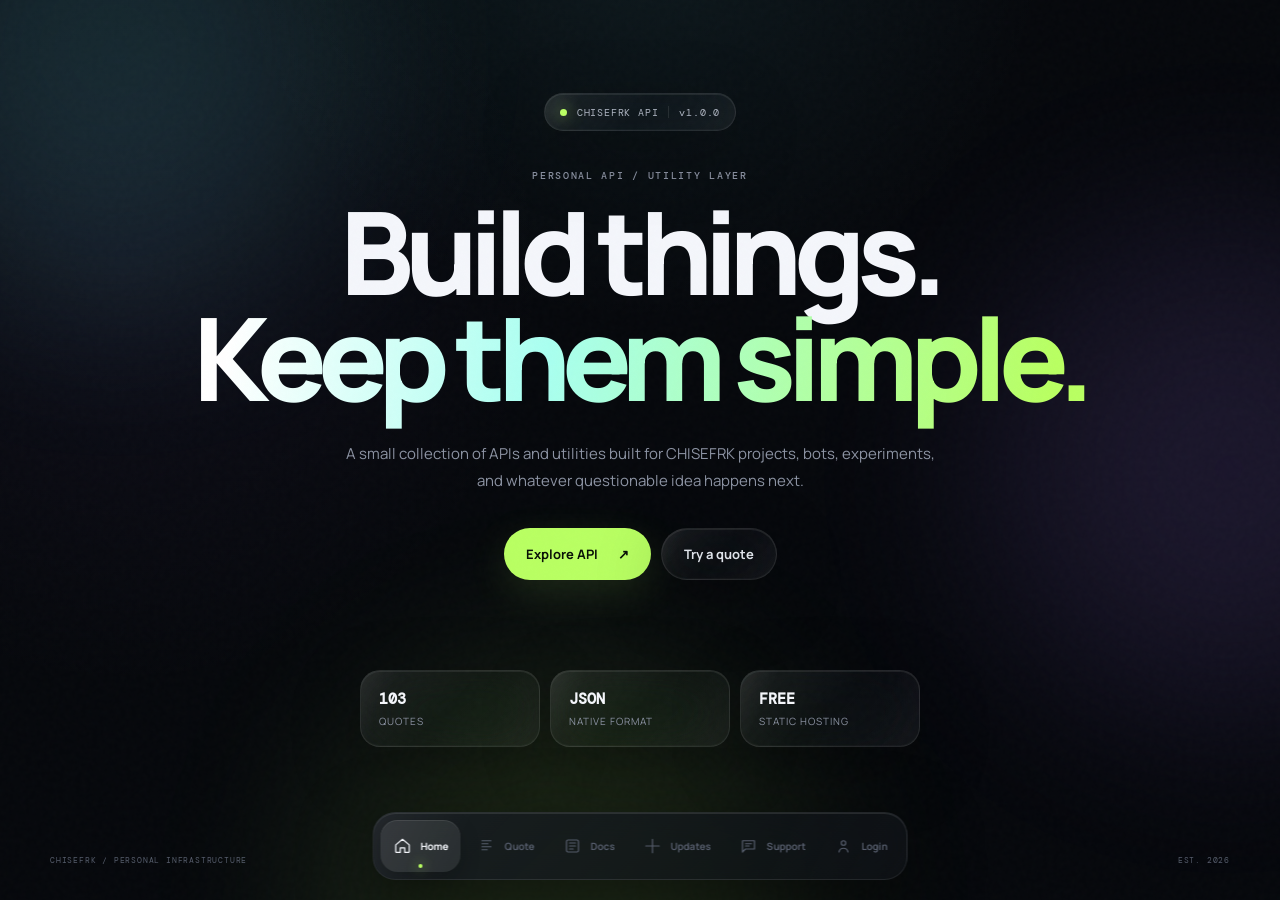
<file: index.html>
<!DOCTYPE html>
<html lang="id">
<head>
  <meta charset="UTF-8">
  <meta name="viewport" content="width=device-width,initial-scale=1">
  <meta name="theme-color" content="#06080c">
  <meta name="description" content="CHISEFRK API — personal API and utility collection.">
  <title>CHISEFRK API</title>
  <link rel="stylesheet" href="./assets/css/style.css">
</head>
<body>
  <div class="noise"></div>
  <div class="aurora aurora-one"></div>
  <div class="aurora aurora-two"></div>
  <div class="aurora aurora-three"></div>
  <div class="cursor-glow"></div>

  <main>
    <section class="page hero-page">
      <div class="hero-wrap reveal">
        <div class="status-pill glass">
          <span class="status-dot"></span>
          <span>CHISEFRK API</span>
          <span class="status-separator"></span>
          <span>v1.0.0</span>
        </div>

        <div class="hero-title">
          <span class="eyebrow">PERSONAL API / UTILITY LAYER</span>
          <h1>Build things.<br><span class="gradient-text">Keep them simple.</span></h1>
          <p>
            A small collection of APIs and utilities built for CHISEFRK
            projects, bots, experiments, and whatever questionable idea happens next.
          </p>
        </div>

        <div class="hero-actions">
          <a href="./docs.html" class="primary-button">
            <span>Explore API</span><span>↗</span>
          </a>
          <a href="./quote.html" class="secondary-button glass">
            Try a quote
          </a>
        </div>

        <div class="hero-stats">
          <div class="stat glass"><strong>103</strong><span>Quotes</span></div>
          <div class="stat glass"><strong>JSON</strong><span>Native format</span></div>
          <div class="stat glass"><strong>FREE</strong><span>Static hosting</span></div>
        </div>
      </div>

      <div class="home-bottom">
        <span>CHISEFRK / PERSONAL INFRASTRUCTURE</span>
        <span>EST. 2026</span>
      </div>
    </section>
  </main>

  <div id="dock"></div>
  <script src="./assets/js/app.js"></script>
</body>
</html>
</file>
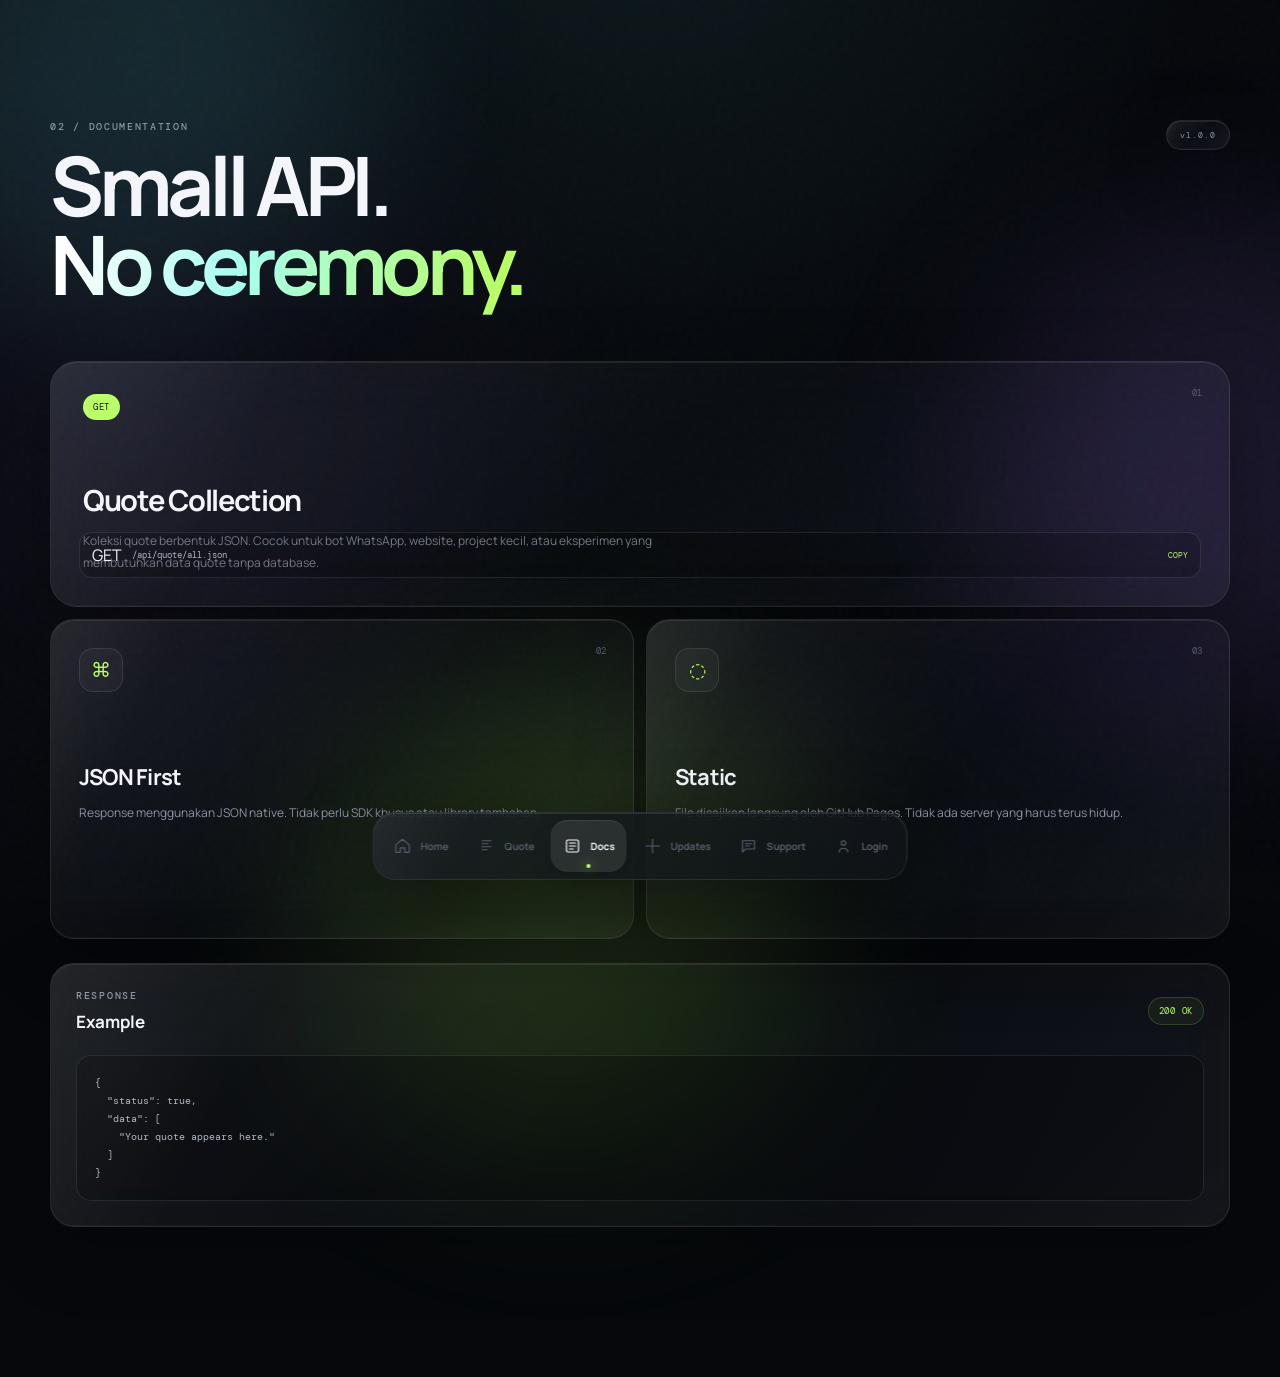
<file: docs.html>
<!DOCTYPE html>
<html lang="id">
<head>
  <meta charset="UTF-8">
  <meta name="viewport" content="width=device-width,initial-scale=1">
  <meta name="theme-color" content="#06080c">
  <title>Docs — CHISEFRK API</title>
  <link rel="stylesheet" href="./assets/css/style.css">
</head>
<body>
  <div class="noise"></div>
  <div class="aurora aurora-one"></div>
  <div class="aurora aurora-two"></div>
  <div class="aurora aurora-three"></div>
  <div class="cursor-glow"></div>

  <main>
    <section class="page inner-page">
      <div class="page-head reveal">
        <div>
          <span class="eyebrow">02 / DOCUMENTATION</span>
          <h1>Small API.<br><span class="gradient-text">No ceremony.</span></h1>
        </div>
        <span class="page-badge glass">v1.0.0</span>
      </div>

      <div class="docs-stack">
        <article class="doc-wide glass reveal">
          <div class="doc-wide-top">
            <span class="doc-number">01</span>
            <span class="method">GET</span>
          </div>

          <h2>Quote Collection</h2>
          <p>
            Koleksi quote berbentuk JSON. Cocok untuk bot WhatsApp,
            website, project kecil, atau eksperimen yang membutuhkan
            data quote tanpa database.
          </p>

          <div class="code-block">
            <span>GET</span>
            <code>/api/quote/all.json</code>
            <button
              class="inline-copy"
              data-copy="https://chisefrk.github.io/chisefrk-api/api/quote/all.json"
              type="button"
            >COPY</button>
          </div>
        </article>

        <div class="docs-two">
          <article class="doc-card glass reveal">
            <span class="doc-number">02</span>
            <div class="doc-icon">⌘</div>
            <h3>JSON First</h3>
            <p>
              Response menggunakan JSON native. Tidak perlu SDK
              khusus atau library tambahan.
            </p>
          </article>

          <article class="doc-card glass reveal">
            <span class="doc-number">03</span>
            <div class="doc-icon">◌</div>
            <h3>Static</h3>
            <p>
              File disajikan langsung oleh GitHub Pages. Tidak ada
              server yang harus terus hidup.
            </p>
          </article>
        </div>

        <article class="api-response glass reveal">
          <div class="response-header">
            <div>
              <span class="eyebrow">RESPONSE</span>
              <h3>Example</h3>
            </div>
            <span class="response-status">200 OK</span>
          </div>

          <pre><code>{
  "status": true,
  "data": [
    "Your quote appears here."
  ]
}</code></pre>
        </article>
      </div>
    </section>
  </main>

  <div id="dock"></div>
  <script src="./assets/js/app.js"></script>
</body>
</html>
</file>
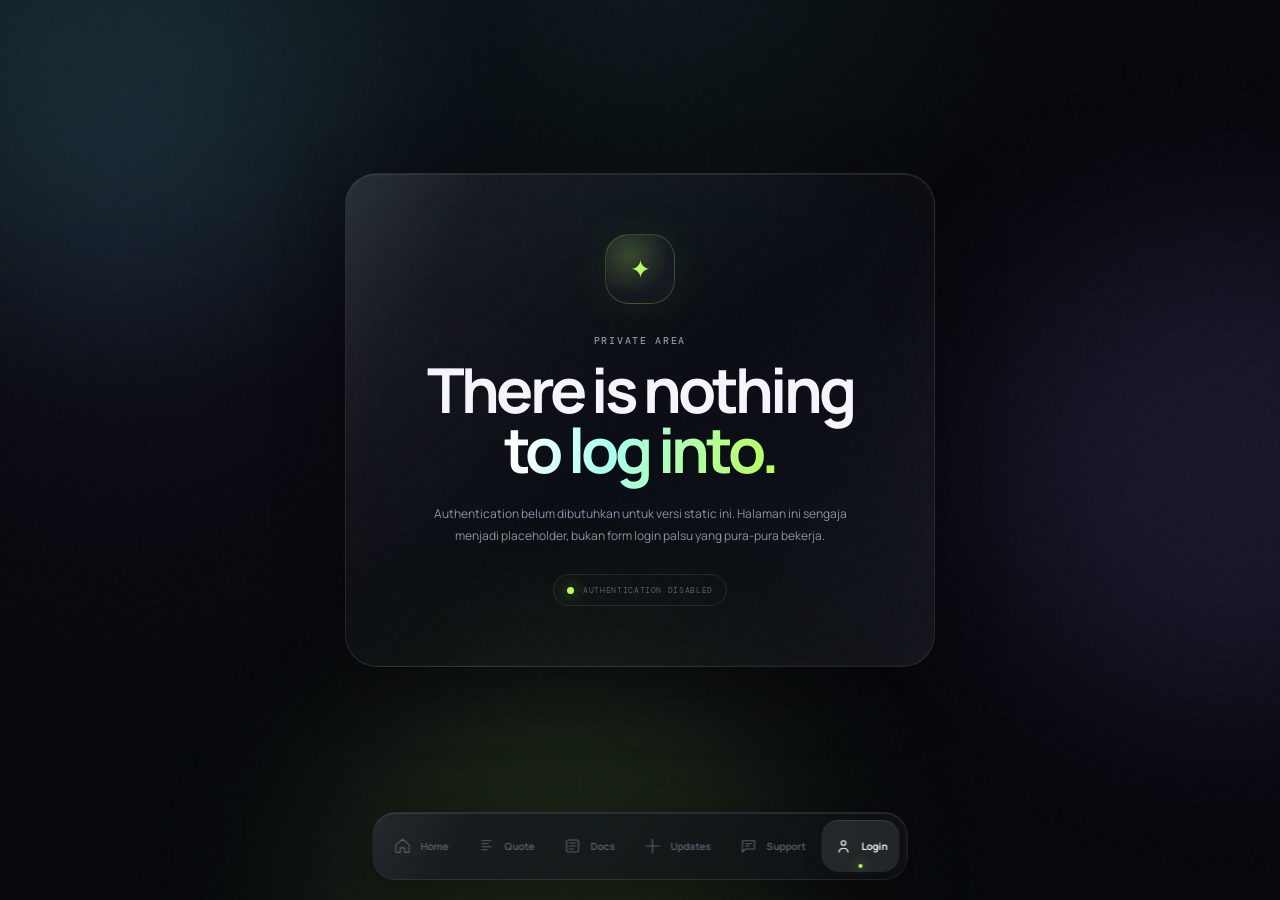
<file: login.html>
<!DOCTYPE html>
<html lang="id">
<head>
  <meta charset="UTF-8">
  <meta name="viewport" content="width=device-width,initial-scale=1">
  <meta name="theme-color" content="#06080c">
  <title>Login — CHISEFRK API</title>
  <link rel="stylesheet" href="./assets/css/style.css">
</head>
<body>
  <div class="noise"></div>
  <div class="aurora aurora-one"></div>
  <div class="aurora aurora-two"></div>
  <div class="aurora aurora-three"></div>
  <div class="cursor-glow"></div>

  <main>
    <section class="page login-page">
      <div class="login-card glass reveal">
        <div class="login-orb">✦</div>

        <span class="eyebrow">PRIVATE AREA</span>
        <h1>There is nothing<br><span class="gradient-text">to log into.</span></h1>

        <p>
          Authentication belum dibutuhkan untuk versi static ini.
          Halaman ini sengaja menjadi placeholder, bukan form login
          palsu yang pura-pura bekerja.
        </p>

        <div class="login-state">
          <span class="status-dot"></span>
          AUTHENTICATION DISABLED
        </div>
      </div>
    </section>
  </main>

  <div id="dock"></div>
  <script src="./assets/js/app.js"></script>
</body>
</html>
</file>
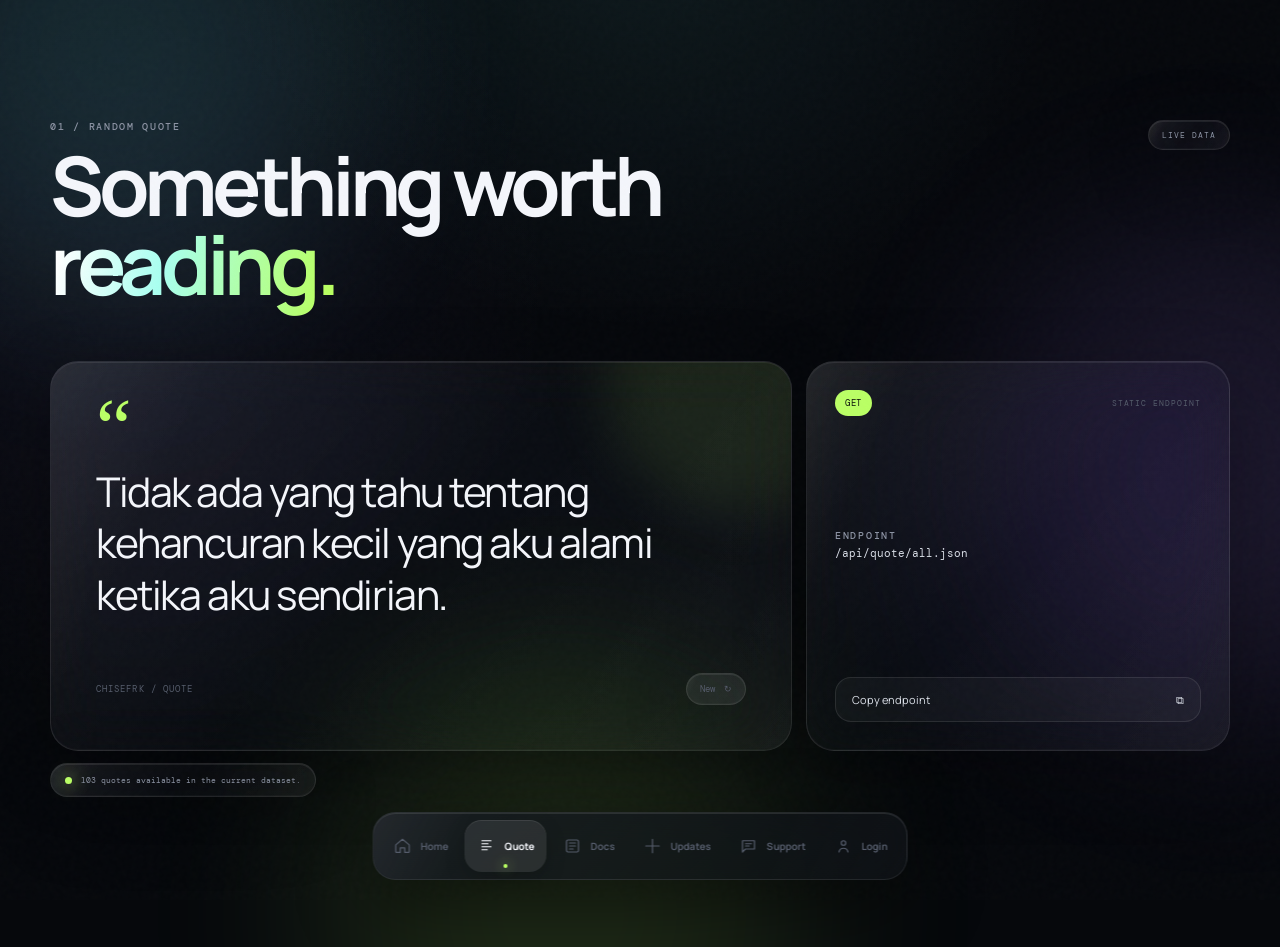
<file: quote.html>
<!DOCTYPE html>
<html lang="id">
<head>
  <meta charset="UTF-8">
  <meta name="viewport" content="width=device-width,initial-scale=1">
  <meta name="theme-color" content="#06080c">
  <title>Quote — CHISEFRK API</title>
  <link rel="stylesheet" href="./assets/css/style.css">
</head>
<body>
  <div class="noise"></div>
  <div class="aurora aurora-one"></div>
  <div class="aurora aurora-two"></div>
  <div class="aurora aurora-three"></div>
  <div class="cursor-glow"></div>

  <main>
    <section class="page inner-page">
      <div class="page-head reveal">
        <div>
          <span class="eyebrow">01 / RANDOM QUOTE</span>
          <h1>Something worth<br><span class="gradient-text">reading.</span></h1>
        </div>
        <span class="page-badge glass">LIVE DATA</span>
      </div>

      <div class="quote-layout">
        <article class="quote-card glass reveal">
          <div class="quote-mark">“</div>
          <p id="quoteText">Memuat quote...</p>

          <div class="quote-footer">
            <span>CHISEFRK / QUOTE</span>
            <button id="newQuote" class="mini-button glass" type="button">
              New <span>↻</span>
            </button>
          </div>
        </article>

        <aside class="endpoint-card glass reveal">
          <div class="card-top">
            <span class="method">GET</span>
            <span class="card-label">STATIC ENDPOINT</span>
          </div>

          <div>
            <span class="eyebrow">ENDPOINT</span>
            <div class="endpoint-url">
              /api/quote/all.json
            </div>
          </div>

          <button
            class="copy-button"
            data-copy="https://chisefrk.github.io/chisefrk-api/api/quote/all.json"
            type="button"
          >
            <span>Copy endpoint</span><span>⧉</span>
          </button>
        </aside>
      </div>

      <div class="small-info glass reveal">
        <span class="status-dot"></span>
        <span>103 quotes available in the current dataset.</span>
      </div>
    </section>
  </main>

  <div id="dock"></div>
  <script src="./assets/js/app.js"></script>
</body>
</html>
</file>
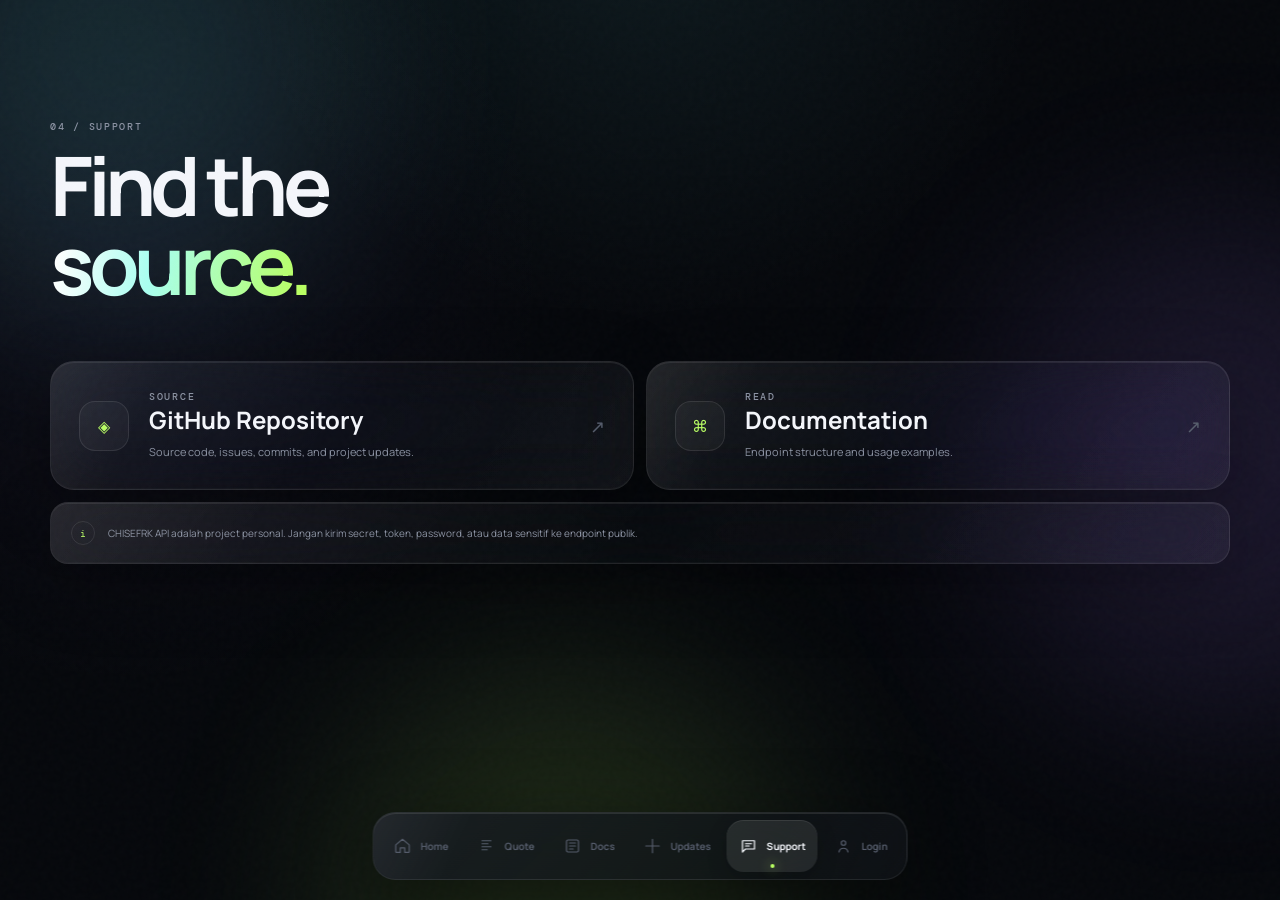
<file: support.html>
<!DOCTYPE html>
<html lang="id">
<head>
  <meta charset="UTF-8">
  <meta name="viewport" content="width=device-width,initial-scale=1">
  <meta name="theme-color" content="#06080c">
  <title>Support — CHISEFRK API</title>
  <link rel="stylesheet" href="./assets/css/style.css">
</head>
<body>
  <div class="noise"></div>
  <div class="aurora aurora-one"></div>
  <div class="aurora aurora-two"></div>
  <div class="aurora aurora-three"></div>
  <div class="cursor-glow"></div>

  <main>
    <section class="page inner-page">
      <div class="page-head reveal">
        <div>
          <span class="eyebrow">04 / SUPPORT</span>
          <h1>Find the<br><span class="gradient-text">source.</span></h1>
        </div>
      </div>

      <div class="support-grid">
        <a
          class="support-card glass reveal"
          href="https://github.com/chisefrk/chisefrk-api"
          target="_blank"
          rel="noopener"
        >
          <span class="support-icon">◈</span>
          <div>
            <span class="eyebrow">SOURCE</span>
            <h2>GitHub Repository</h2>
            <p>Source code, issues, commits, and project updates.</p>
          </div>
          <span class="support-arrow">↗</span>
        </a>

        <a class="support-card glass reveal" href="./docs.html">
          <span class="support-icon">⌘</span>
          <div>
            <span class="eyebrow">READ</span>
            <h2>Documentation</h2>
            <p>Endpoint structure and usage examples.</p>
          </div>
          <span class="support-arrow">↗</span>
        </a>
      </div>

      <div class="support-note glass reveal">
        <span class="note-symbol">i</span>
        <p>
          CHISEFRK API adalah project personal. Jangan kirim secret,
          token, password, atau data sensitif ke endpoint publik.
        </p>
      </div>
    </section>
  </main>

  <div id="dock"></div>
  <script src="./assets/js/app.js"></script>
</body>
</html>
</file>
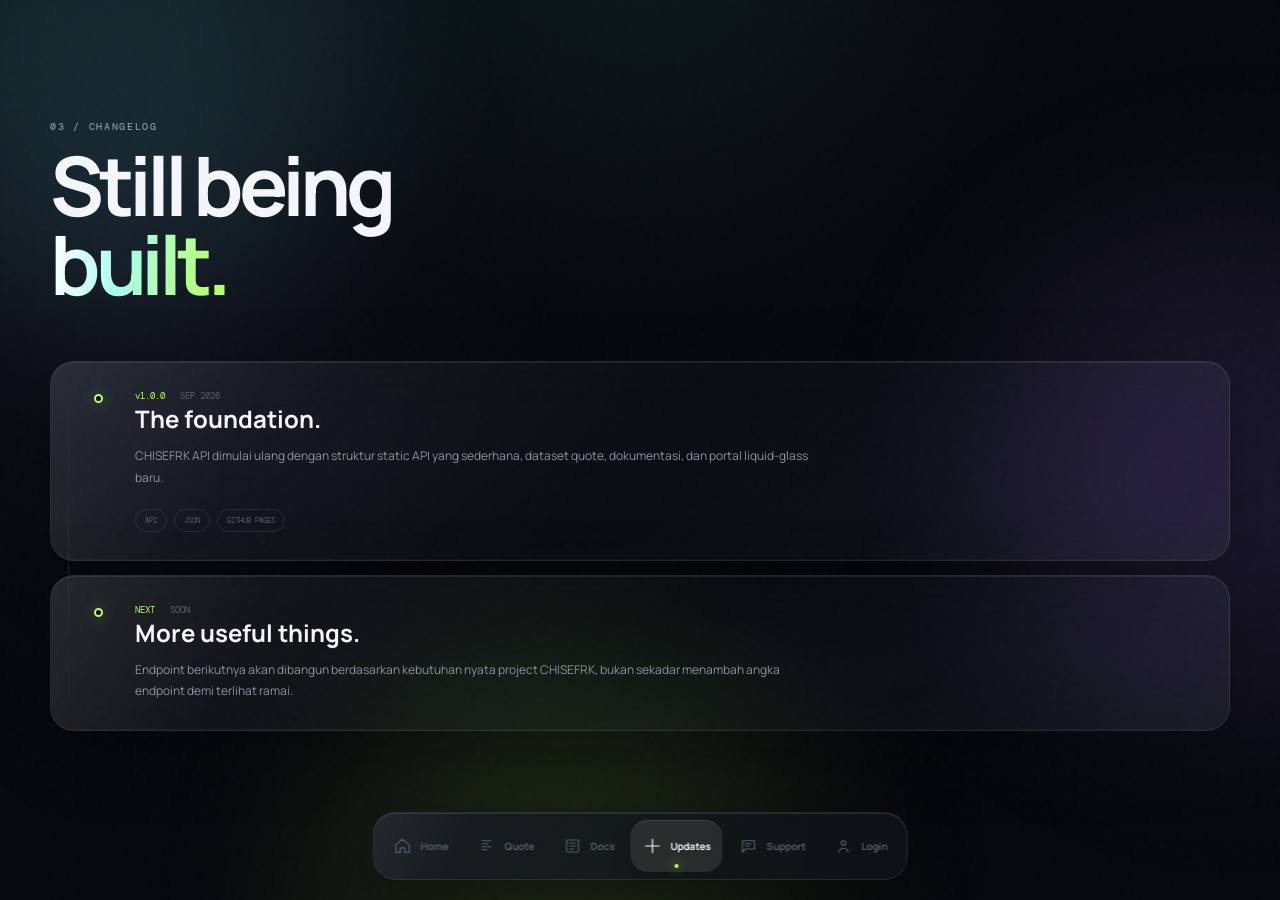
<file: updates.html>
<!DOCTYPE html>
<html lang="id">
<head>
  <meta charset="UTF-8">
  <meta name="viewport" content="width=device-width,initial-scale=1">
  <meta name="theme-color" content="#06080c">
  <title>Updates — CHISEFRK API</title>
  <link rel="stylesheet" href="./assets/css/style.css">
</head>
<body>
  <div class="noise"></div>
  <div class="aurora aurora-one"></div>
  <div class="aurora aurora-two"></div>
  <div class="aurora aurora-three"></div>
  <div class="cursor-glow"></div>

  <main>
    <section class="page inner-page">
      <div class="page-head reveal">
        <div>
          <span class="eyebrow">03 / CHANGELOG</span>
          <h1>Still being<br><span class="gradient-text">built.</span></h1>
        </div>
      </div>

      <div class="timeline">
        <article class="update glass reveal">
          <div class="update-marker"><span></span></div>

          <div class="update-content">
            <div class="update-meta">
              <span>v1.0.0</span>
              <time>SEP 2026</time>
            </div>

            <h2>The foundation.</h2>
            <p>
              CHISEFRK API dimulai ulang dengan struktur static API
              yang sederhana, dataset quote, dokumentasi, dan portal
              liquid-glass baru.
            </p>

            <div class="tag-row">
              <span>API</span>
              <span>JSON</span>
              <span>GITHUB PAGES</span>
            </div>
          </div>
        </article>

        <article class="update glass muted reveal">
          <div class="update-marker"><span></span></div>

          <div class="update-content">
            <div class="update-meta">
              <span>NEXT</span>
              <time>SOON</time>
            </div>

            <h2>More useful things.</h2>
            <p>
              Endpoint berikutnya akan dibangun berdasarkan kebutuhan
              nyata project CHISEFRK, bukan sekadar menambah angka
              endpoint demi terlihat ramai.
            </p>
          </div>
        </article>
      </div>
    </section>
  </main>

  <div id="dock"></div>
  <script src="./assets/js/app.js"></script>
</body>
</html>
</file>
<file: assets/css/style.css>
@import url('https://fonts.googleapis.com/css2?family=DM+Mono:wght@400;500&family=Manrope:wght@400;500;600;700;800&display=swap');

:root {
  --bg: #06080c;
  --bg-soft: #0b0e14;
  --text: #f4f6fb;
  --muted: #8c93a3;
  --faint: #555c6b;
  --line: rgba(255,255,255,.095);
  --glass: rgba(255,255,255,.055);
  --glass-strong: rgba(255,255,255,.085);
  --accent: #b9ff62;
  --accent-2: #72f4ff;
  --purple: #a879ff;
  --dock-height: 76px;
  --radius: 28px;
}

* {
  box-sizing: border-box;
  margin: 0;
  padding: 0;
}

html {
  scroll-behavior: smooth;
  background: var(--bg);
}

body {
  min-height: 100vh;
  overflow-x: hidden;
  color: var(--text);
  background:
    radial-gradient(circle at 50% -10%, rgba(114,244,255,.08), transparent 35%),
    radial-gradient(circle at 10% 30%, rgba(168,121,255,.055), transparent 32%),
    var(--bg);
  font-family: "Manrope", sans-serif;
  -webkit-font-smoothing: antialiased;
}

a {
  color: inherit;
  text-decoration: none;
}

button {
  color: inherit;
  font: inherit;
}

main {
  position: relative;
  z-index: 2;
}

.noise {
  position: fixed;
  inset: 0;
  z-index: 20;
  pointer-events: none;
  opacity: .025;
  background-image: url("data:image/svg+xml,%3Csvg viewBox='0 0 180 180' xmlns='http://www.w3.org/2000/svg'%3E%3Cfilter id='n'%3E%3CfeTurbulence type='fractalNoise' baseFrequency='.9' numOctaves='4' stitchTiles='stitch'/%3E%3C/filter%3E%3Crect width='100%25' height='100%25' filter='url(%23n)' opacity='.8'/%3E%3C/svg%3E");
}

.aurora {
  position: fixed;
  z-index: 0;
  width: 38vw;
  height: 38vw;
  border-radius: 50%;
  filter: blur(100px);
  pointer-events: none;
  opacity: .13;
  animation: float 16s ease-in-out infinite alternate;
}

.aurora-one {
  top: -15vw;
  left: -10vw;
  background: var(--accent-2);
}

.aurora-two {
  top: 25%;
  right: -15vw;
  background: var(--purple);
  animation-delay: -5s;
}

.aurora-three {
  bottom: -20vw;
  left: 25%;
  background: var(--accent);
  animation-delay: -9s;
}

.cursor-glow {
  position: fixed;
  z-index: 1;
  width: 260px;
  height: 260px;
  border-radius: 50%;
  pointer-events: none;
  background: radial-gradient(circle, rgba(114,244,255,.07), transparent 65%);
  transform: translate(-50%, -50%);
  opacity: 0;
  transition: opacity .4s;
}

.glass {
  position: relative;
  border: 1px solid var(--line);
  background:
    linear-gradient(
      135deg,
      rgba(255,255,255,.075),
      rgba(255,255,255,.025) 50%,
      rgba(255,255,255,.045)
    );
  box-shadow:
    inset 0 1px 0 rgba(255,255,255,.08),
    inset 0 -1px 0 rgba(255,255,255,.025),
    0 20px 70px rgba(0,0,0,.28);
  backdrop-filter: blur(28px) saturate(145%);
  -webkit-backdrop-filter: blur(28px) saturate(145%);
}

.glass::before {
  content: "";
  position: absolute;
  inset: 0;
  border-radius: inherit;
  pointer-events: none;
  background:
    linear-gradient(
      115deg,
      rgba(255,255,255,.08),
      transparent 18%,
      transparent 72%,
      rgba(255,255,255,.025)
    );
  opacity: .7;
}

.screen {
  position: relative;
  width: min(1180px, calc(100% - 40px));
  min-height: 100vh;
  margin: 0 auto;
  padding: 130px 0 150px;
  scroll-margin-top: 30px;
}

.hero-screen {
  display: flex;
  align-items: center;
  justify-content: center;
  padding-top: 90px;
}

.hero-wrap {
  width: 100%;
  max-width: 980px;
  text-align: center;
}

.status-pill {
  display: inline-flex;
  align-items: center;
  gap: 10px;
  min-height: 38px;
  padding: 7px 15px;
  border-radius: 999px;
  font-family: "DM Mono", monospace;
  font-size: 10px;
  letter-spacing: .08em;
  color: #aeb5c2;
}

.status-dot {
  width: 7px;
  height: 7px;
  flex: 0 0 7px;
  border-radius: 50%;
  background: var(--accent);
  box-shadow: 0 0 16px rgba(185,255,98,.8);
}

.status-separator {
  width: 1px;
  height: 12px;
  background: var(--line);
}

.hero-title {
  margin-top: 38px;
}

.eyebrow {
  display: block;
  color: var(--muted);
  font-family: "DM Mono", monospace;
  font-size: 10px;
  font-weight: 500;
  letter-spacing: .17em;
  text-transform: uppercase;
}

.hero-title h1 {
  margin-top: 16px;
  font-size: clamp(58px, 9vw, 122px);
  line-height: .92;
  letter-spacing: -.075em;
  font-weight: 800;
}

.gradient-text,
.section-heading h2 span,
.login-card h2 span {
  background: linear-gradient(100deg, #fff 5%, #a9fff0 40%, #b9ff62 95%);
  -webkit-background-clip: text;
  background-clip: text;
  color: transparent;
}

.hero-title p {
  width: min(590px, 100%);
  margin: 30px auto 0;
  color: var(--muted);
  font-size: 15px;
  line-height: 1.8;
}

.hero-actions {
  display: flex;
  justify-content: center;
  gap: 10px;
  margin-top: 34px;
}

.primary-button,
.secondary-button {
  display: inline-flex;
  align-items: center;
  justify-content: center;
  gap: 20px;
  min-height: 52px;
  padding: 0 22px;
  border-radius: 999px;
  font-size: 13px;
  font-weight: 700;
  transition: transform .25s ease, border-color .25s ease, background .25s ease;
}

.primary-button {
  color: #081006;
  background: var(--accent);
  box-shadow: 0 12px 40px rgba(185,255,98,.12);
}

.secondary-button {
  gap: 10px;
  color: #dfe3ea;
}

.primary-button:hover,
.secondary-button:hover {
  transform: translateY(-3px);
}

.button-arrow {
  font-size: 18px;
}

.hero-stats {
  display: grid;
  grid-template-columns: repeat(3, 1fr);
  gap: 10px;
  max-width: 560px;
  margin: 90px auto 0;
}

.stat {
  padding: 18px;
  border-radius: 20px;
  text-align: left;
}

.stat strong {
  display: block;
  font-family: "DM Mono", monospace;
  font-size: 15px;
}

.stat span {
  display: block;
  margin-top: 5px;
  color: var(--muted);
  font-size: 10px;
  text-transform: uppercase;
  letter-spacing: .1em;
}

.scroll-hint {
  position: absolute;
  bottom: 105px;
  left: 50%;
  display: flex;
  flex-direction: column;
  align-items: center;
  gap: 10px;
  transform: translateX(-50%);
  color: var(--faint);
  font-family: "DM Mono", monospace;
  font-size: 8px;
  letter-spacing: .18em;
}

.scroll-hint i {
  display: block;
  width: 1px;
  height: 30px;
  background: linear-gradient(var(--faint), transparent);
}

.content-screen {
  display: flex;
  flex-direction: column;
  justify-content: center;
}

.section-heading {
  display: flex;
  gap: 22px;
  align-items: flex-start;
  margin-bottom: 58px;
}

.section-index {
  padding-top: 6px;
  color: var(--accent);
  font-family: "DM Mono", monospace;
  font-size: 10px;
  letter-spacing: .12em;
}

.section-heading h2 {
  margin-top: 12px;
  font-size: clamp(42px, 6vw, 76px);
  line-height: .98;
  letter-spacing: -.065em;
}

.quote-layout {
  display: grid;
  grid-template-columns: 1.4fr .8fr;
  gap: 14px;
}

.quote-card {
  min-height: 390px;
  padding: 45px;
  border-radius: var(--radius);
  display: flex;
  flex-direction: column;
  justify-content: space-between;
  overflow: hidden;
}

.quote-card::after {
  content: "";
  position: absolute;
  width: 280px;
  height: 280px;
  top: -130px;
  right: -90px;
  border-radius: 50%;
  background: rgba(185,255,98,.09);
  filter: blur(30px);
}

.quote-mark {
  color: var(--accent);
  font-family: Georgia, serif;
  font-size: 80px;
  line-height: .5;
}

.quote-card p {
  position: relative;
  z-index: 1;
  max-width: 720px;
  font-size: clamp(24px, 3.2vw, 43px);
  line-height: 1.25;
  letter-spacing: -.035em;
}

.quote-footer {
  display: flex;
  align-items: center;
  justify-content: space-between;
  margin-top: 35px;
  color: var(--faint);
  font-family: "DM Mono", monospace;
  font-size: 9px;
  letter-spacing: .12em;
}

.mini-button {
  display: inline-flex;
  gap: 9px;
  align-items: center;
  border-radius: 999px;
  border: 1px solid var(--line);
  padding: 9px 13px;
  cursor: pointer;
  font-family: "DM Mono", monospace;
  font-size: 9px;
  background: var(--glass);
}

.endpoint-card {
  display: flex;
  flex-direction: column;
  justify-content: space-between;
  min-height: 390px;
  padding: 28px;
  border-radius: var(--radius);
}

.card-top {
  display: flex;
  align-items: center;
  justify-content: space-between;
}

.method,
.response-status {
  border-radius: 999px;
  padding: 7px 10px;
  font-family: "DM Mono", monospace;
  font-size: 9px;
  letter-spacing: .08em;
}

.method {
  color: #081006;
  background: var(--accent);
}

.card-label {
  color: var(--faint);
  font-family: "DM Mono", monospace;
  font-size: 8px;
  letter-spacing: .12em;
}

.endpoint-url {
  color: #d8dde6;
  font-family: "DM Mono", monospace;
  font-size: 11px;
  line-height: 2;
  overflow-wrap: anywhere;
}

.endpoint-url span:last-child {
  color: var(--accent-2);
}

.copy-button {
  display: flex;
  align-items: center;
  justify-content: space-between;
  width: 100%;
  padding: 14px 16px;
  border: 1px solid var(--line);
  border-radius: 16px;
  color: #dce1e9;
  background: rgba(255,255,255,.035);
  cursor: pointer;
  font-size: 11px;
  transition: .2s ease;
}

.copy-button:hover {
  border-color: rgba(185,255,98,.3);
  background: rgba(185,255,98,.06);
}

.docs-grid {
  display: grid;
  grid-template-columns: repeat(3, 1fr);
  gap: 12px;
}

.doc-card {
  position: relative;
  min-height: 320px;
  padding: 28px;
  border-radius: 24px;
  overflow: hidden;
}

.doc-number {
  position: absolute;
  top: 25px;
  right: 27px;
  color: var(--faint);
  font-family: "DM Mono", monospace;
  font-size: 9px;
}

.doc-icon {
  display: flex;
  align-items: center;
  justify-content: center;
  width: 44px;
  height: 44px;
  border: 1px solid var(--line);
  border-radius: 14px;
  color: var(--accent);
  font-size: 20px;
  background: rgba(255,255,255,.035);
}

.doc-card h3 {
  margin-top: 70px;
  font-size: 22px;
  letter-spacing: -.035em;
}

.doc-card p {
  margin-top: 10px;
  color: var(--muted);
  font-size: 12px;
  line-height: 1.75;
}

.code-block {
  position: absolute;
  right: 28px;
  bottom: 28px;
  left: 28px;
  display: flex;
  align-items: center;
  gap: 10px;
  padding: 11px 12px;
  border: 1px solid var(--line);
  border-radius: 13px;
  background: rgba(0,0,0,.18);
}

.code-method {
  color: var(--accent);
  font-family: "DM Mono", monospace;
  font-size: 8px;
}

.code-block code {
  color: #aeb5c2;
  font-family: "DM Mono", monospace;
  font-size: 9px;
  overflow: hidden;
  text-overflow: ellipsis;
}

.api-response {
  margin-top: 12px;
  padding: 25px;
  border-radius: 24px;
}

.response-header {
  display: flex;
  justify-content: space-between;
  align-items: center;
}

.response-header h3 {
  margin-top: 8px;
  font-size: 17px;
}

.response-status {
  color: var(--accent);
  border: 1px solid rgba(185,255,98,.16);
  background: rgba(185,255,98,.05);
}

.api-response pre {
  margin-top: 22px;
  padding: 18px;
  overflow-x: auto;
  border: 1px solid var(--line);
  border-radius: 15px;
  background: rgba(0,0,0,.25);
}

.api-response code {
  color: #aeb7c7;
  font-family: "DM Mono", monospace;
  font-size: 10px;
  line-height: 1.8;
}

.timeline {
  position: relative;
  display: flex;
  flex-direction: column;
  gap: 14px;
}

.timeline::before {
  content: "";
  position: absolute;
  top: 35px;
  bottom: 35px;
  left: 18px;
  width: 1px;
  background: var(--line);
}

.update {
  position: relative;
  display: grid;
  grid-template-columns: 38px 1fr;
  gap: 18px;
  padding: 28px;
  border-radius: 24px;
}

.update-marker {
  position: relative;
  z-index: 1;
  display: flex;
  justify-content: center;
  padding-top: 4px;
}

.update-marker span {
  width: 9px;
  height: 9px;
  border: 2px solid var(--accent);
  border-radius: 50%;
  background: var(--bg);
  box-shadow: 0 0 15px rgba(185,255,98,.3);
}

.update-meta {
  display: flex;
  gap: 15px;
  color: var(--accent);
  font-family: "DM Mono", monospace;
  font-size: 9px;
}

.update-meta time {
  color: var(--faint);
}

.update h3 {
  margin-top: 15px;
  font-size: 25px;
  letter-spacing: -.04em;
}

.update p {
  max-width: 680px;
  margin-top: 10px;
  color: var(--muted);
  font-size: 12px;
  line-height: 1.8;
}

.tag-row {
  display: flex;
  gap: 7px;
  margin-top: 20px;
}

.tag-row span {
  padding: 6px 9px;
  border: 1px solid var(--line);
  border-radius: 999px;
  color: var(--faint);
  font-family: "DM Mono", monospace;
  font-size: 7px;
}

.muted {
  opacity: .58;
}

.support-grid {
  display: grid;
  grid-template-columns: repeat(2, 1fr);
  gap: 12px;
}

.support-card {
  display: grid;
  grid-template-columns: auto 1fr auto;
  gap: 20px;
  align-items: center;
  padding: 28px;
  border-radius: 24px;
  transition: transform .25s ease, border-color .25s ease;
}

.support-card:hover {
  transform: translateY(-4px);
  border-color: rgba(255,255,255,.18);
}

.support-icon {
  display: flex;
  align-items: center;
  justify-content: center;
  width: 50px;
  height: 50px;
  border-radius: 16px;
  color: var(--accent);
  border: 1px solid var(--line);
  background: rgba(255,255,255,.035);
}

.support-card h3 {
  margin-top: 8px;
  font-size: 18px;
}

.support-card p {
  margin-top: 7px;
  color: var(--muted);
  font-size: 11px;
  line-height: 1.6;
}

.support-arrow {
  color: var(--faint);
  font-size: 18px;
}

.support-note {
  display: flex;
  gap: 13px;
  align-items: center;
  margin-top: 12px;
  padding: 18px 20px;
  border-radius: 18px;
}

.note-symbol {
  display: flex;
  align-items: center;
  justify-content: center;
  width: 24px;
  height: 24px;
  flex: 0 0 24px;
  border: 1px solid var(--line);
  border-radius: 50%;
  color: var(--accent);
  font-family: "DM Mono", monospace;
  font-size: 10px;
}

.support-note p {
  color: var(--muted);
  font-size: 10px;
  line-height: 1.6;
}

.login-screen {
  min-height: 80vh;
}

.login-card {
  width: min(590px, 100%);
  margin: auto;
  padding: 60px;
  border-radius: 32px;
  text-align: center;
}

.login-orb {
  display: flex;
  align-items: center;
  justify-content: center;
  width: 70px;
  height: 70px;
  margin: 0 auto 30px;
  border: 1px solid rgba(185,255,98,.2);
  border-radius: 24px;
  color: var(--accent);
  background:
    radial-gradient(circle at 35% 30%, rgba(185,255,98,.2), transparent 60%),
    rgba(255,255,255,.03);
  box-shadow: 0 0 50px rgba(185,255,98,.07);
  font-size: 25px;
}

.login-card h2 {
  margin-top: 13px;
  font-size: clamp(38px, 6vw, 58px);
  line-height: .98;
  letter-spacing: -.06em;
}

.login-card p {
  max-width: 440px;
  margin: 22px auto 0;
  color: var(--muted);
  font-size: 12px;
  line-height: 1.8;
}

.login-state {
  display: inline-flex;
  align-items: center;
  gap: 9px;
  margin-top: 28px;
  padding: 10px 13px;
  border: 1px solid var(--line);
  border-radius: 999px;
  color: var(--faint);
  font-family: "DM Mono", monospace;
  font-size: 8px;
  letter-spacing: .08em;
}

.bottom-dock {
  position: fixed;
  z-index: 50;
  left: 50%;
  bottom: 20px;
  display: flex;
  align-items: center;
  gap: 4px;
  width: max-content;
  max-width: calc(100% - 24px);
  padding: 7px;
  border-radius: 23px;
  transform: translateX(-50%);
  background:
    linear-gradient(
      135deg,
      rgba(25,29,37,.82),
      rgba(12,15,20,.68)
    );
  box-shadow:
    inset 0 1px 0 rgba(255,255,255,.1),
    0 20px 70px rgba(0,0,0,.5);
}

.dock-item {
  position: relative;
  display: flex;
  align-items: center;
  gap: 8px;
  min-width: 48px;
  height: 52px;
  padding: 0 12px;
  border-radius: 17px;
  color: var(--faint);
  transition: color .25s ease, background .25s ease, transform .25s ease;
}

.dock-item:hover {
  color: #dce1e8;
}

.dock-item.active {
  color: var(--text);
  background: rgba(255,255,255,.085);
  box-shadow:
    inset 0 1px 0 rgba(255,255,255,.09),
    0 7px 20px rgba(0,0,0,.2);
}

.dock-item.active::after {
  content: "";
  position: absolute;
  right: 50%;
  bottom: 4px;
  width: 4px;
  height: 4px;
  border-radius: 50%;
  background: var(--accent);
  box-shadow: 0 0 12px var(--accent);
  transform: translateX(50%);
}

.dock-icon {
  display: flex;
  width: 20px;
  height: 20px;
  align-items: center;
  justify-content: center;
}

.dock-icon svg {
  width: 18px;
  height: 18px;
  fill: none;
  stroke: currentColor;
  stroke-width: 1.6;
  stroke-linecap: round;
  stroke-linejoin: round;
}

.dock-label {
  font-size: 10px;
  font-weight: 700;
}

.reveal {
  opacity: 0;
  transform: translateY(25px);
  transition:
    opacity .7s ease,
    transform .7s cubic-bezier(.2,.7,.2,1);
}

.reveal.visible {
  opacity: 1;
  transform: translateY(0);
}

@keyframes float {
  from {
    transform: translate3d(-2%, -2%, 0) scale(1);
  }

  to {
    transform: translate3d(4%, 5%, 0) scale(1.08);
  }
}

@media (max-width: 850px) {
  .screen {
    width: min(100% - 28px, 680px);
    padding-top: 105px;
    padding-bottom: 130px;
  }

  .hero-screen {
    min-height: 100svh;
    padding-top: 70px;
  }

  .hero-title h1 {
    font-size: clamp(51px, 15vw, 86px);
  }

  .hero-stats {
    margin-top: 65px;
  }

  .quote-layout,
  .docs-grid,
  .support-grid {
    grid-template-columns: 1fr;
  }

  .quote-card,
  .endpoint-card {
    min-height: 330px;
  }

  .section-heading {
    margin-bottom: 35px;
  }

  .bottom-dock {
    bottom: 12px;
  }
}

@media (max-width: 590px) {
  .screen {
    width: calc(100% - 24px);
  }

  .hero-actions {
    flex-direction: column;
    align-items: stretch;
  }

  .primary-button,
  .secondary-button {
    width: 100%;
  }

  .hero-stats {
    gap: 6px;
  }

  .stat {
    padding: 14px 10px;
    text-align: center;
  }

  .stat strong {
    font-size: 12px;
  }

  .stat span {
    font-size: 8px;
  }

  .quote-card,
  .endpoint-card {
    padding: 25px;
    border-radius: 22px;
  }

  .quote-card p {
    font-size: 25px;
  }

  .section-heading {
    gap: 13px;
  }

  .section-heading h2 {
    font-size: 43px;
  }

  .doc-card {
    min-height: 285px;
  }

  .support-card {
    grid-template-columns: auto 1fr;
  }

  .support-arrow {
    display: none;
  }

  .login-card {
    padding: 42px 25px;
  }

  .bottom-dock {
    width: calc(100% - 16px);
    justify-content: space-between;
    padding: 5px;
    border-radius: 21px;
  }

  .dock-item {
    flex: 1;
    min-width: 0;
    height: 54px;
    padding: 0 5px;
    justify-content: center;
  }

  .dock-label {
    display: none;
  }

  .dock-icon svg {
    width: 19px;
    height: 19px;
  }

  .dock-item.active {
    flex: 1.2;
  }

  .dock-item.active::after {
    bottom: 5px;
  }

  .scroll-hint {
    display: none;
  }
}

@media (pointer: coarse) {
  .cursor-glow {
    display: none;
  }
}

@media (prefers-reduced-motion: reduce) {
  html {
    scroll-behavior: auto;
  }

  *,
  *::before,
  *::after {
    animation-duration: .01ms !important;
    animation-iteration-count: 1 !important;
    transition-duration: .01ms !important;
  }
}


/* MULTI-PAGE SYSTEM */

.page {
  position: relative;
  width: min(1180px, calc(100% - 40px));
  min-height: 100vh;
  margin: auto;
}

.hero-page {
  display: flex;
  align-items: center;
  justify-content: center;
  padding: 90px 0 150px;
}

.inner-page {
  padding: 120px 0 150px;
}

.login-page {
  display: flex;
  align-items: center;
  justify-content: center;
  padding: 90px 0 150px;
}

.page-head {
  display: flex;
  align-items: flex-start;
  justify-content: space-between;
  gap: 30px;
  margin-bottom: 58px;
}

.page-head h1 {
  margin-top: 13px;
  font-size: clamp(48px, 7vw, 82px);
  line-height: .96;
  letter-spacing: -.065em;
}

.page-badge {
  padding: 9px 13px;
  border-radius: 999px;
  color: var(--muted);
  font-family: "DM Mono", monospace;
  font-size: 8px;
  letter-spacing: .12em;
}

.docs-stack {
  display: flex;
  flex-direction: column;
  gap: 12px;
}

.doc-wide {
  padding: 32px;
  border-radius: 27px;
}

.doc-wide-top {
  display: flex;
  align-items: center;
  justify-content: space-between;
}

.doc-number {
  color: var(--faint);
  font-family: "DM Mono", monospace;
  font-size: 9px;
}

.doc-wide h2 {
  margin-top: 60px;
  font-size: 29px;
  letter-spacing: -.045em;
}

.doc-wide > p {
  max-width: 650px;
  margin-top: 10px;
  color: var(--muted);
  font-size: 12px;
  line-height: 1.8;
}

.docs-two {
  display: grid;
  grid-template-columns: repeat(2, 1fr);
  gap: 12px;
}

.inline-copy {
  margin-left: auto;
  border: 0;
  color: var(--accent);
  background: transparent;
  cursor: pointer;
  font-family: "DM Mono", monospace;
  font-size: 8px;
}

.home-bottom {
  position: absolute;
  right: 0;
  bottom: 35px;
  left: 0;
  display: flex;
  justify-content: space-between;
  color: var(--faint);
  font-family: "DM Mono", monospace;
  font-size: 8px;
  letter-spacing: .1em;
}

.small-info {
  display: inline-flex;
  align-items: center;
  gap: 9px;
  width: max-content;
  max-width: 100%;
  margin-top: 12px;
  padding: 11px 14px;
  border-radius: 999px;
  color: var(--muted);
  font-family: "DM Mono", monospace;
  font-size: 8px;
}

.login-page .login-card {
  width: min(590px, 100%);
  padding: 60px;
  border-radius: 32px;
  text-align: center;
}

.login-page .login-card h1 {
  margin-top: 13px;
  font-size: clamp(40px, 6vw, 62px);
  line-height: .98;
  letter-spacing: -.06em;
}

.login-page .login-card p {
  max-width: 440px;
  margin: 22px auto 0;
  color: var(--muted);
  font-size: 12px;
  line-height: 1.8;
}

@media (max-width: 850px) {
  .page {
    width: min(100% - 28px, 680px);
  }

  .inner-page {
    padding-top: 105px;
  }

  .page-head {
    margin-bottom: 38px;
  }

  .docs-two {
    grid-template-columns: 1fr;
  }
}

@media (max-width: 590px) {
  .page {
    width: calc(100% - 24px);
  }

  .hero-page {
    padding-top: 70px;
  }

  .inner-page {
    padding-top: 100px;
  }

  .page-head {
    gap: 12px;
  }

  .page-head h1 {
    font-size: 45px;
  }

  .page-badge {
    display: none;
  }

  .doc-wide {
    padding: 25px;
  }

  .doc-wide h2 {
    margin-top: 45px;
  }

  .home-bottom {
    font-size: 7px;
  }

  .login-page .login-card {
    padding: 42px 25px;
  }
}
</file>
